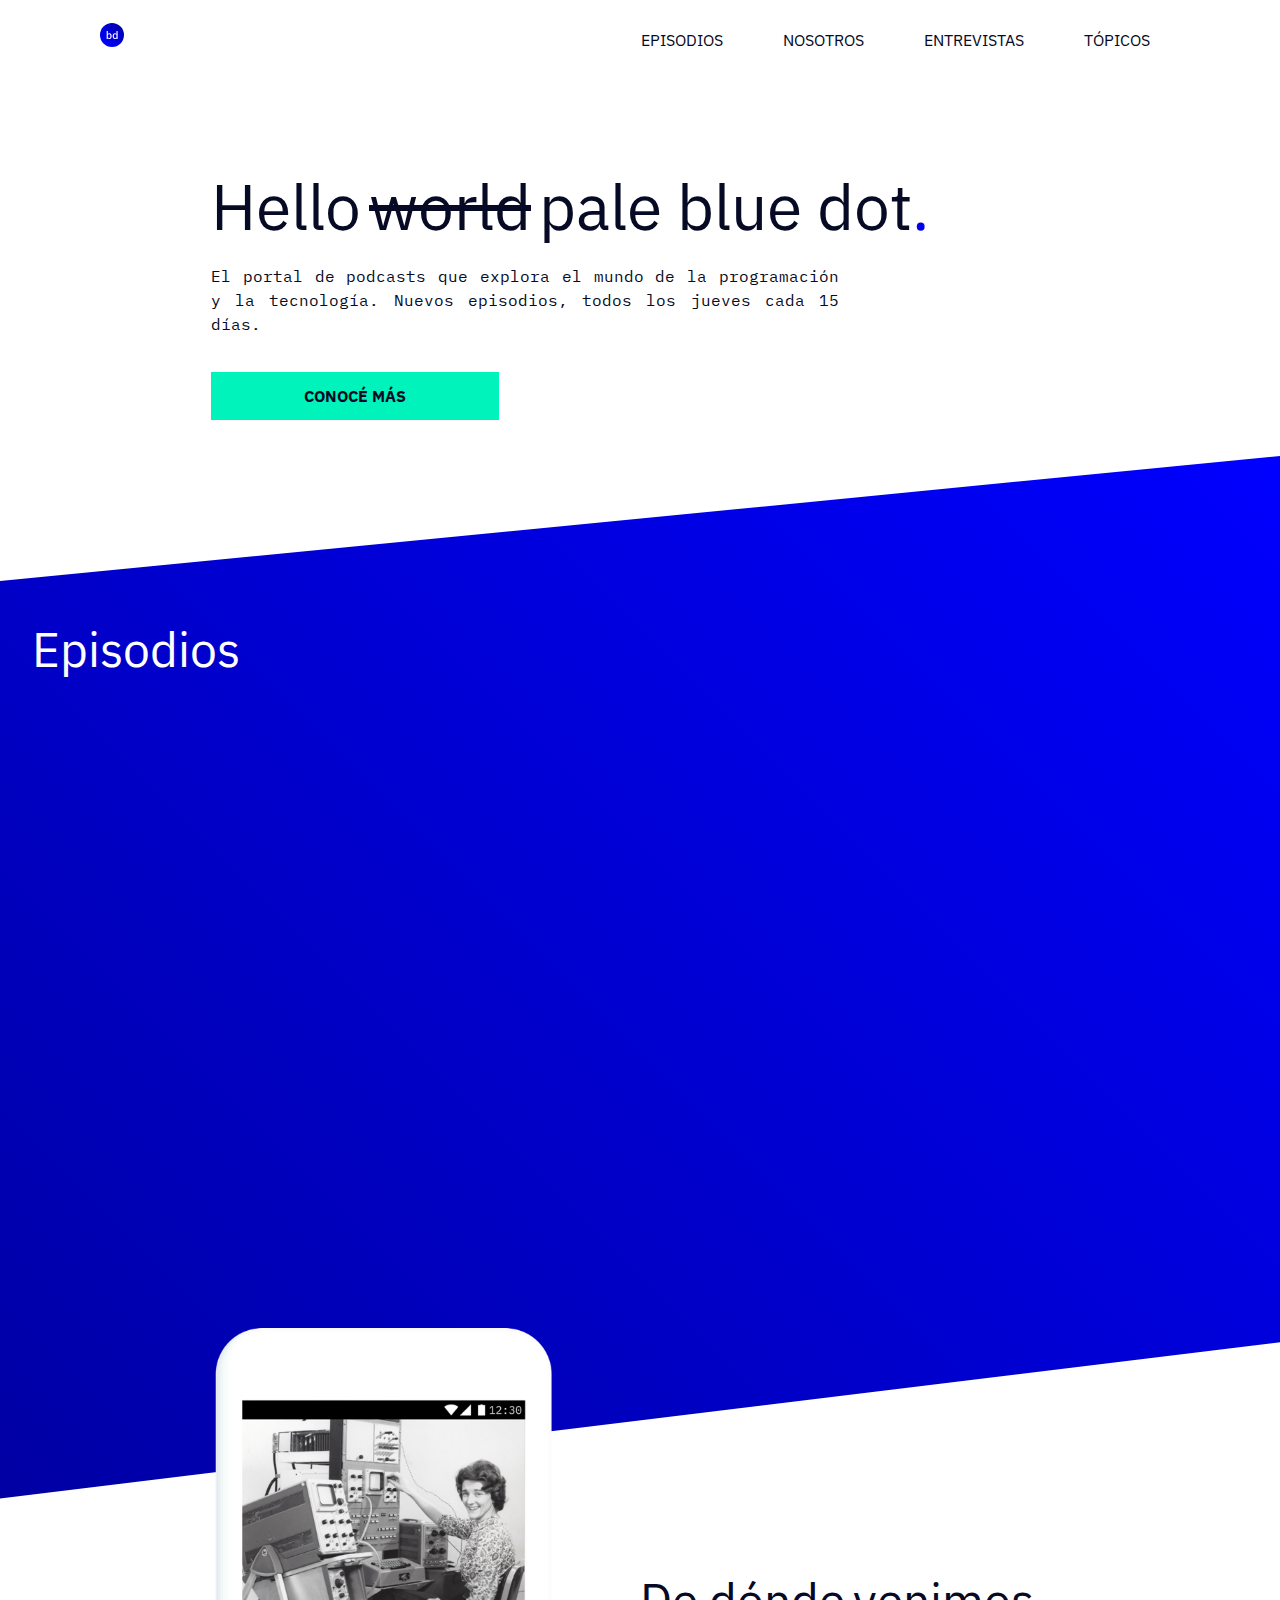
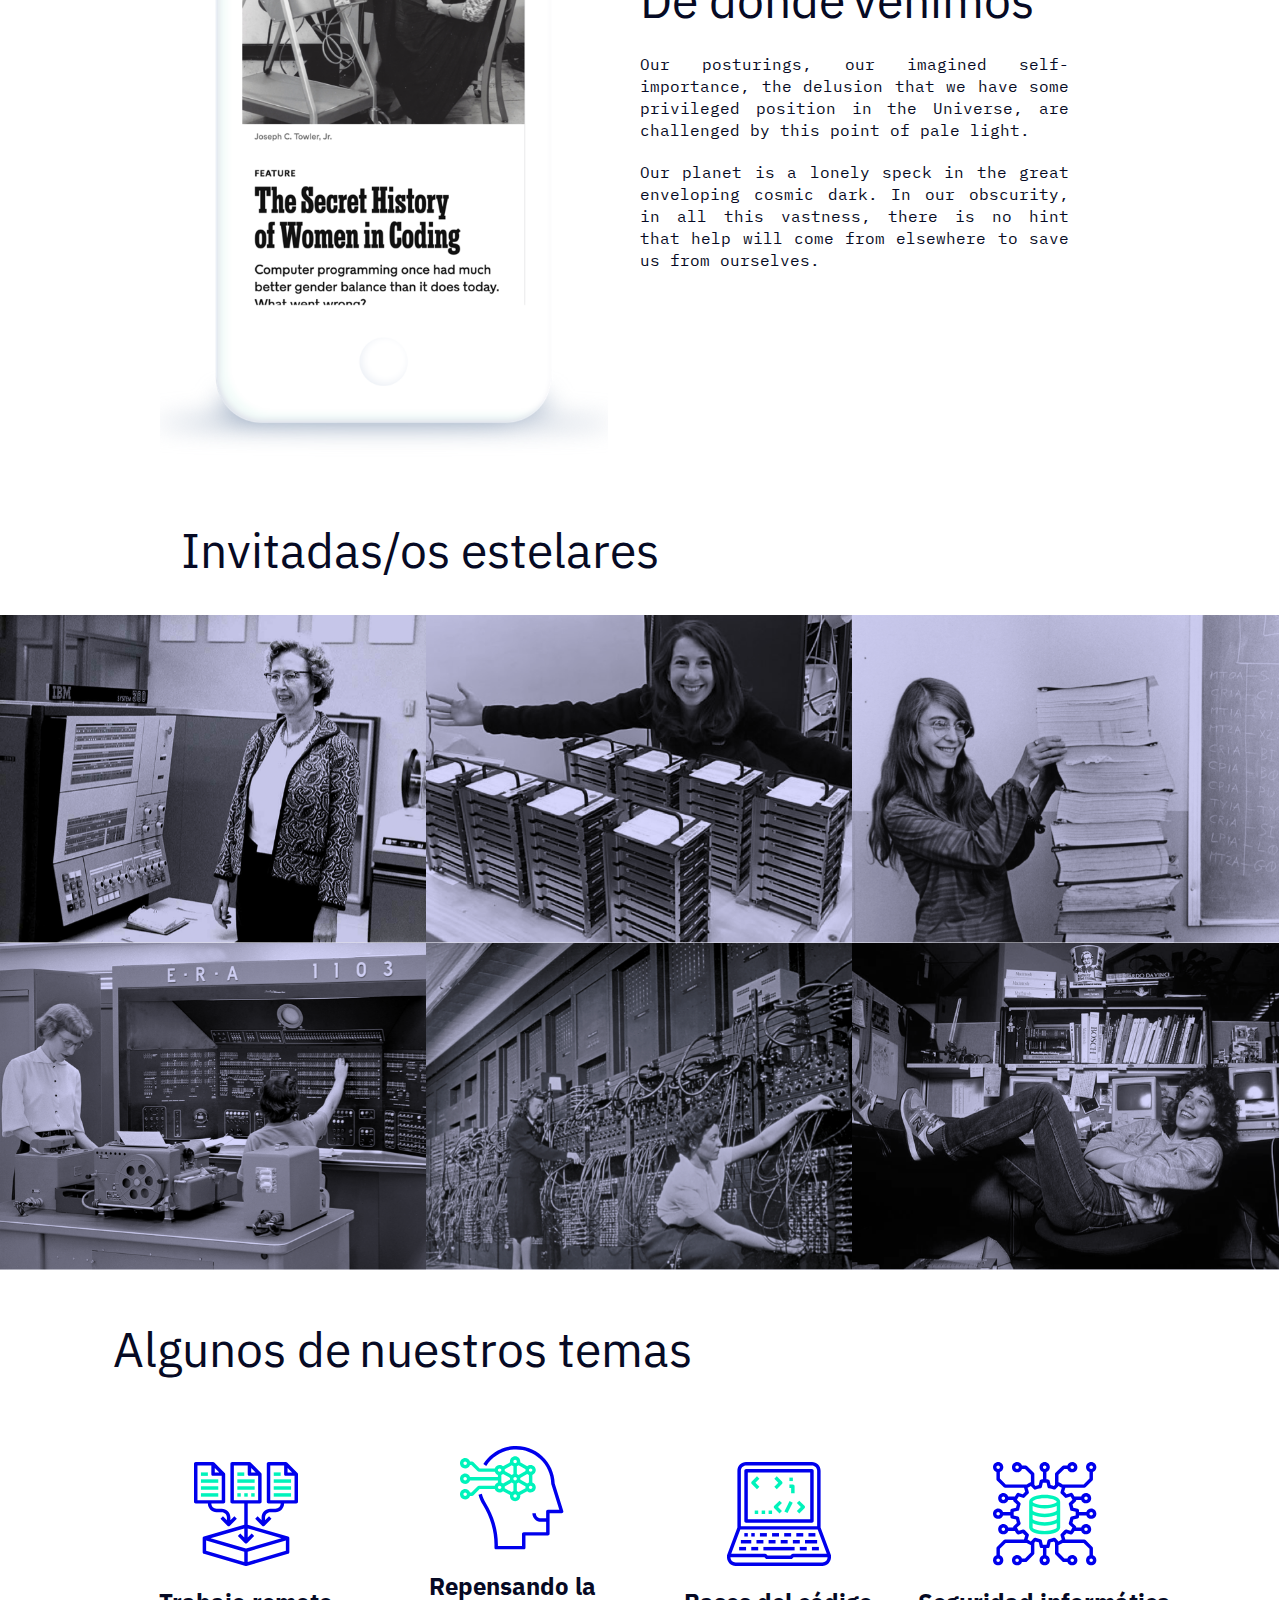
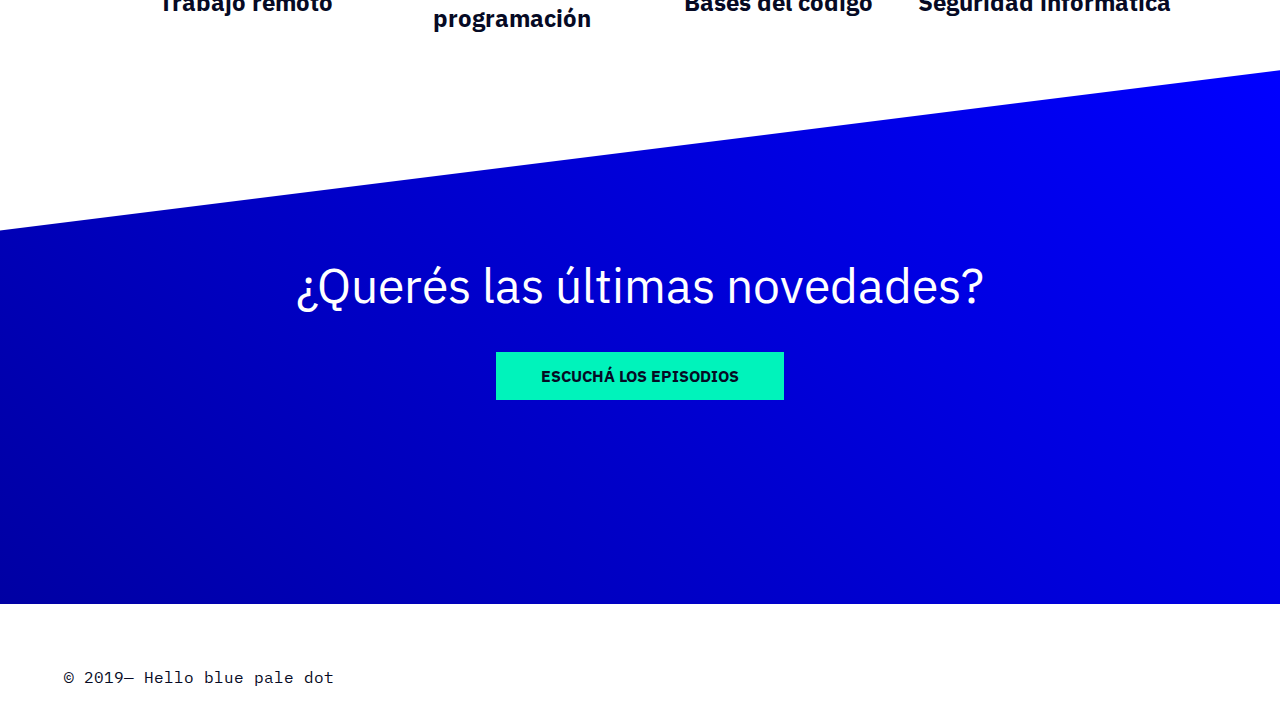
<file: index.html>
<!DOCTYPE html>
<html lang="en">

<head>
    <meta charset="UTF-8">
    <meta name="viewport" content="width=device-width, initial-scale=1.0">
    <link rel="stylesheet" href="styles/styles.css" type="text/css">
    <link rel="shortcut icon" type="image/png" href="images/logo.svg"/>
    <link rel="stylesheet" href="https://use.fontawesome.com/releases/v5.8.1/css/all.css"
        integrity="sha384-50oBUHEmvpQ+1lW4y57PTFmhCaXp0ML5d60M1M7uH2+nqUivzIebhndOJK28anvf" crossorigin="anonymous">
    <title>Podcast</title>
</head>

<body>
    <header class="contenedor-header">
        <a href="index.html" class="logo">
            <div id="contenedor-logo">
                <img src="images/logo.svg" alt="logo">
            </div>
        </a>
        <input class="menu-btn" type="checkbox" id="menu-btn" />
        <label class="menu-icon" for="menu-btn"><span class="hamburguesa-icon"> </span></label>
        <nav>
            <ul class="menu">
                <li><a href="#contenedor">Episodios</a></li>
                <li><a href="#de-donde">Nosotros</a></li>
                <li><a href="#entrevistas">Entrevistas</a></li>
                <li><a href="#section-temas">Tópicos</a></li>
            </ul>
        </nav>
    </header>
    <main>
        <div id="titulo-principal">
            <h1>Hello</h1>
            &nbsp
            <h1 id="line">world</h1>
            &nbsp
            <h1 id="pale">pale blue dot<span id="punto">.</span></h1>
        </div>
        <div>
            <p class="text" id="parrafo1">El portal de podcasts que explora el mundo de la programación y
                la tecnología. Nuevos episodios, todos los jueves cada 15 días.</p>
        </div>

        <div id="primer-boton-contenedor">
            <a href="#conocer-novedades" class="primer-boton boton">
                 Conocé más
            </a>
        </div>
    </main>
    <section>
        <div id="contenedor">
            <div id="gridepisodios">
                <div>
                    <h2 class="tittle" id="episodios">Episodios </h2>
                </div>
                <div></div>
                <div class="grid-episode">
                    <iframe src="https://open.spotify.com/embed-podcast/show/2ySVrxGkN6n6frMTo9Nsrt" 
                        height="232" allow="encrypted-media"></iframe>
                </div>

                <div class="grid-episode">
                    <iframe src="https://open.spotify.com/embed-podcast/show/4kYCRYJ3yK5DQbP5tbfZby" 
                        height="232" allow="encrypted-media"></iframe>
                </div>

                <div class="grid-episode">
                    <iframe src="https://open.spotify.com/embed-podcast/show/5JxcIaIkN8zx3Zy7yD9snv" 
                        height="232" allow="encrypted-media"></iframe>
                </div>

                <div class="grid-episode">
                    <iframe src="https://open.spotify.com/embed-podcast/show/2Iibd5A6R7mxkCm4NwNmUn"
                        height="232" allow="encrypted-media"></iframe>
                </div>
            </div>
        </div>
    </section>
    <section>
        <div class="contenedor-2">
            <div id="div-phone">
                <img src="images/phone.png" alt="phone" id="phone">
            </div>
            <div id="de-donde">
                <h2 class="tittle">De dónde</h2>
                <h2 class="tittle" id="venimos">venimos</h2>
            </div>

            <div class="text" id="texto-de-donde">
                <p>Our posturings, our imagined self-importance, the delusion that we have some privileged position in
                    the
                    Universe, are challenged by this point of pale light. </p>
                <p class="margin-p">Our planet is a lonely speck in the great enveloping cosmic dark. In our obscurity,
                    in all this
                    vastness,
                    there is no hint that help will come from elsewhere to save us from ourselves.</p>
            </div>
        </div>
    </section>

    <section id="entrevistas">
        <div id="contenedor-imagenes">
            <div class="invitados-titulo">
                <h2 class="tittle margin-h2">Invitadas/os </h2>
                <h2 class="tittle margin-h2">estelares</h2>
            </div>
            <div></div>
            <div></div>
            <div class="imagenes">
                <img src="images/grace-hopper.png" alt="Grace Hopper" class="imagenes" id="grace-hopper">
            </div>

            <div class="imagenes">
                <img src="images/Katie-Bouman.png" alt="Katie Bouman" class="imagenes">
            </div>

            <div class="imagenes">
                <img src="images/Margaret_Hamilton.png" alt="Margaret Hamilton" class="imagenes">
            </div>

            <div class="imagenes">
                <img src="images/an-era-univac-computer-1950s.png" alt="Univac Computer 1950s" class="imagenes">
            </div>

            <div class="imagenes">
                <img src="images/computer-operators-eniac.png" alt="computer operators eniac" class="imagenes">
            </div>

            <div class="imagenes">
                <img src="images/susan-kare.png" alt="Susan kare" class="imagenes">
            </div>
        </div>
    </section>

    <section id="section-temas">
        <div class="contenedor-2" id="grid-temas">
            <div id="nuestros-temas">
                <h2 class="tittle">Algunos de </h2>
                <h2 class="tittle" id="tema-titulo">nuestros temas</h2>
            </div>
            <div class="iconos-contenedor">
                <div>
                    <img src="images/icon1.svg" alt="Trabajo remoto">
                </div>
                <h4>Trabajo remoto</h4>
            </div>

            <div class="iconos-contenedor">
                <div>
                    <img src="images/icon2.svg" alt="Repensando la programación">
                </div>
                <h4>Repensando la programación</h4>
            </div>

            <div class="iconos-contenedor">
                <div>
                    <img src="images/icon3.svg" alt="Bases del código">
                </div>
                <h4>Bases del código</h4>
            </div>

            <div class="iconos-contenedor">
                <div>
                    <img src="images/icon4.svg" alt="Seguridad informática">
                </div>
                <h4>Seguridad informática</h4>
            </div>
        </div>
    </section>

    <section id="conocer-novedades">
        <div class="forma">
            <h2 class="tittle">¿Querés las últimas novedades? </h2>
            <div>
                <a href="#contenedor" id="link" class="boton">
                    Escuchá los episodios
                </a>
            </div>
        </div>
    </section>

    <footer class="text">
        <div id="contenedor-footer">
            <p id="creditos">© 2019— Hello blue pale dot</p>
            <div id="grid-iconos">
                <div class="grid-iconos-hijos">
                    <a href="https://www.spotify.com/co/" target="_blank"> <i class="fab fa-spotify  iconos-redes"></i> </a>
                </div>

                <div class="grid-iconos-hijos">
                    <a href="https://www.instagram.com/" target="_blank"> <i class="fab fa-instagram  iconos-redes"></i> </a>
                </div>

                <div class="grid-iconos-hijos">
                    <a href="https://twitter.com/" target="_blank"> <i class="fab fa-twitter  iconos-redes"></i> </a>
                </div>

                <div class="grid-iconos-hijos">
                    <a href="https://www.facebook.com/" target="_blank"> <i class="fab fa-facebook  iconos-redes"></i> </a>
                </div>

                <div class="grid-iconos-hijos">
                    <a href="https://www.telegram.com/" target="_blank"> <i class="fab fa-telegram  iconos-redes"></i> </a>
                </div>
            </div>
        </div>
    </footer>
</body>

</html>
</file>
<file: styles/styles.css>
@charset "UTF-8";
@import url("https://fonts.googleapis.com/css2?family=IBM+Plex+Sans:wght@300;400&display=swap");
@import url("https://fonts.googleapis.com/css2?family=IBM+Plex+Mono:wght@300;400&display=swap");
@import url("https://fonts.googleapis.com/css2?family=IBM+Plex+Sans:wght@600&display=swap");
* {
  margin: 0;
  padding: 0;
}

body, .contenedor-header a, .boton {
  color: #060A24;
  font-family: 'IBM Plex Sans', sans-serif;
}

main, .contenedor-2 {
  margin-left: 11px;
  margin-right: 11px;
}

#primer-boton-contenedor, .primer-boton {
  display: -webkit-box;
  display: -ms-flexbox;
  display: flex;
  -webkit-box-pack: center;
      -ms-flex-pack: center;
          justify-content: center;
  -webkit-box-align: center;
      -ms-flex-align: center;
          align-items: center;
  text-decoration: none;
}

/*mobile first*/
body {
  min-width: 320px;
}

header {
  height: 44px;
  text-transform: uppercase;
}

.contenedor-header {
  background-color: white;
  position: fixed;
  width: 100%;
  z-index: 3;
  height: 44px;
}

.contenedor-header ul {
  margin: 0;
  padding: 0;
  overflow: hidden;
  background: #0000EC;
  list-style: none;
}

.contenedor-header li {
  padding-bottom: 20px;
}

.contenedor-header a {
  display: block;
  padding: 10px 10px;
  text-decoration: none;
  padding-left: 20px;
  -webkit-transition: all 500ms ease;
  transition: all 500ms ease;
  color: white;
}

.contenedor-header a:hover {
  cursor: pointer;
  color: #00F3BB;
  -webkit-text-decoration-line: line-through;
          text-decoration-line: line-through;
}

.contenedor-header a:active {
  color: rgba(6, 10, 36, 0.56);
  -webkit-text-decoration-line: line-through;
          text-decoration-line: line-through;
}

.contenedor-header .logo {
  display: block;
  float: left;
  padding-left: 16px;
  padding-top: 10px;
}

.contenedor-header .menu {
  clear: both;
  max-height: 0;
  -webkit-transition: max-height .2s ease-out;
  transition: max-height .2s ease-out;
  width: 100%;
}

.contenedor-header .menu-icon {
  cursor: pointer;
  float: right;
  padding: 20px 20px;
  position: relative;
  -webkit-user-select: none;
     -moz-user-select: none;
      -ms-user-select: none;
          user-select: none;
  margin-right: 11px;
}

.contenedor-header .hamburguesa-icon {
  background: #060A24;
  display: block;
  height: 2px;
  position: relative;
  -webkit-transition: .2s ease-out;
  transition: .2s ease-out;
  width: 18px;
}

.contenedor-header .menu-icon .hamburguesa-icon:before, .contenedor-header .menu-icon .hamburguesa-icon:after {
  background: #333;
  content: '';
  display: block;
  height: 100%;
  position: absolute;
  -webkit-transition: all .2s ease-out;
  transition: all .2s ease-out;
  width: 100%;
}

.contenedor-header .menu-icon .hamburguesa-icon:before {
  top: 5px;
}

.contenedor-header .menu-icon .hamburguesa-icon:after {
  top: -5px;
}

.contenedor-header .menu-btn {
  display: none;
}

.contenedor-header .menu-btn:checked ~ nav .menu {
  max-height: 240px;
}

.contenedor-header .menu-btn:checked ~ .menu-icon .hamburguesa-icon {
  background: transparent;
}

.contenedor-header .menu-btn:checked ~ .menu-icon .hamburguesa-icon:before {
  -webkit-transform: rotate(-45deg);
          transform: rotate(-45deg);
}

.contenedor-header .menu-btn:checked ~ .menu-icon .hamburguesa-icon:after {
  -webkit-transform: rotate(45deg);
          transform: rotate(45deg);
}

.contenedor-header .menu-btn:checked ~ .menu-icon:not(.steps) .hamburguesa-icon:before, .contenedor-header .menu-btn:checked ~ .menu-icon:not(.steps) .hamburguesa-icon:after {
  top: 0;
}

#contenedor-logo {
  width: 24px;
  height: 24px;
}

main {
  padding-top: 44px;
  padding-left: 0;
}

#titulo-principal {
  padding-top: 29px;
  display: -webkit-box;
  display: -ms-flexbox;
  display: flex;
  -webkit-box-orient: horizontal;
  -webkit-box-direction: normal;
      -ms-flex-flow: row wrap;
          flex-flow: row wrap;
}

h1 {
  font-weight: normal;
}

#parrafo1 {
  text-align: justify;
  font-size: 14px;
  letter-spacing: 0;
  line-height: 22px;
}

#punto {
  color: #060A24;
}

.tittle {
  display: -webkit-box;
  display: -ms-flexbox;
  display: flex;
  -webkit-box-orient: horizontal;
  -webkit-box-direction: normal;
      -ms-flex-flow: row wrap;
          flex-flow: row wrap;
  font-size: 2.25em;
  font-weight: normal;
}

.text {
  font-family: 'IBM Plex Mono', monospace;
  font-size: 14px;
  text-align: justify;
  line-height: 22px;
  margin-top: 16px;
}

#line {
  -webkit-text-decoration-line: line-through;
          text-decoration-line: line-through;
}

#link {
  display: -webkit-box;
  display: -ms-flexbox;
  display: flex;
  -webkit-box-pack: center;
      -ms-flex-pack: center;
          justify-content: center;
  -webkit-box-align: center;
      -ms-flex-align: center;
          align-items: center;
  text-decoration: none;
}

.boton {
  background: #00F3BB;
  width: 288px;
  height: 48px;
  border: none;
  text-transform: uppercase;
  font-weight: bold;
  font-size: 1em;
  margin-top: 36px;
  margin-bottom: 36px;
}

.boton:hover {
  background-image: linear-gradient(225deg, #0000A3 0%, #00F3BB 100%);
}

#contenedor {
  -webkit-clip-path: polygon(100% 0%, 900% 70%, 0% 100%, 0% 2.5%);
          clip-path: polygon(100% 0%, 900% 70%, 0% 100%, 0% 2.5%);
  height: 1203.5px;
}

#gridepisodios {
  display: -ms-grid;
  display: grid;
  -ms-grid-rows: 0.5fr 0fr (1fr)[5];
  -ms-grid-columns: 1fr;
      grid-template: 0.5fr 0fr repeat(5, 1fr)/1fr;
  -webkit-box-align: end;
      -ms-flex-align: end;
          align-items: end;
  width: 100%;
  background-image: linear-gradient(225deg, #0000FF 0%, #0000A3 100%);
}

.grid-episode {
  display: -ms-grid;
  display: grid;
  -ms-grid-column-align: center;
      justify-self: center;
  -ms-grid-row-align: center;
      align-self: center;
  padding-bottom: 10px;
}

#episodios {
  color: white;
  margin-left: 5%;
  padding-bottom: 21px;
}

iframe {
  border: none;
  width: 100%;
}

#div-phone {
  display: -webkit-box;
  display: -ms-flexbox;
  display: flex;
  -webkit-box-pack: center;
      -ms-flex-pack: center;
          justify-content: center;
  height: 120vw;
}

#phone {
  position: relative;
  width: 96vw;
  height: 140vw;
  bottom: 15vh;
}

.contenedor-2 {
  display: -ms-grid;
  display: grid;
  margin-bottom: 54px;
}

.margin-h2 {
  margin-left: 11px;
}

.invitados-titulo {
  margin-bottom: 14px;
}

#contenedor-imagenes {
  display: -ms-grid;
  display: grid;
  -ms-grid-rows: 0.2fr 0fr 0fr (1fr)[6];
  -ms-grid-columns: ()[1fr];
      grid-template: 0.2fr 0fr 0fr repeat(6, 1fr)/repeat(1fr);
}

.imagenes {
  width: 100%;
  height: 100%;
}

#grid-temas {
  display: -ms-grid;
  display: grid;
  -ms-grid-rows: 0.5fr (1fr)[4];
  -ms-grid-columns: 1fr;
      grid-template: 0.5fr repeat(4, 1fr)/1fr;
  -webkit-box-pack: center;
      -ms-flex-pack: center;
          justify-content: center;
  -webkit-box-align: center;
      -ms-flex-align: center;
          align-items: center;
}

#section-temas {
  height: 100%;
  margin-top: 48px;
}

.iconos-contenedor {
  font-family: 'IBM Plex Sans', sans-serif;
  font-size: 24px;
  color: #060A24;
  letter-spacing: 0;
  text-align: center;
  margin-bottom: 36px;
}

h4 {
  margin-top: 13px;
}

#nuestros-temas {
  margin-bottom: 36px;
}

.forma {
  display: -webkit-box;
  display: -ms-flexbox;
  display: flex;
  -webkit-box-orient: vertical;
  -webkit-box-direction: normal;
      -ms-flex-direction: column;
          flex-direction: column;
  -webkit-box-align: center;
      -ms-flex-align: center;
          align-items: center;
  -webkit-box-pack: center;
      -ms-flex-pack: center;
          justify-content: center;
  background-image: linear-gradient(225deg, #0000FF 0%, #0000A3 100%);
  -webkit-clip-path: polygon(100% 0%, 1000% 100%, 0% 100%, 0% 10%);
          clip-path: polygon(100% 0%, 1000% 100%, 0% 100%, 0% 10%);
  text-align: center;
  height: 341px;
  color: white;
  padding-left: 16px;
  padding-right: 16px;
  padding-top: 16px;
}

#contenedor-footer {
  display: -ms-grid;
  display: grid;
  -webkit-box-align: center;
      -ms-flex-align: center;
          align-items: center;
  -webkit-box-pack: center;
      -ms-flex-pack: center;
          justify-content: center;
}

.iconos-redes {
  color: #060A24;
}

#grid-iconos {
  display: -ms-grid;
  display: grid;
  -ms-grid-rows: 1fr;
  -ms-grid-columns: (1fr)[5];
      grid-template: 1fr/repeat(5, 1fr);
  -webkit-box-pack: center;
      -ms-flex-pack: center;
          justify-content: center;
  margin-top: 16px;
}

.grid-iconos-hijos {
  display: -webkit-box;
  display: -ms-flexbox;
  display: flex;
  -webkit-box-pack: center;
      -ms-flex-pack: center;
          justify-content: center;
}

footer {
  height: 90px;
}

/*tablet*/
@media screen and (min-width: 640px) {
  .contenedor-header .logo {
    padding-left: 30px;
  }
  #primer-boton-contenedor {
    display: -webkit-box;
    display: -ms-flexbox;
    display: flex;
    -webkit-box-pack: start;
        -ms-flex-pack: start;
            justify-content: flex-start;
    margin-left: 50px;
  }
  #titulo-principal {
    padding-top: 50px;
    padding-left: 50px;
    display: -webkit-box;
    display: -ms-flexbox;
    display: flex;
    -webkit-box-orient: horizontal;
    -webkit-box-direction: normal;
        -ms-flex-flow: row wrap;
            flex-flow: row wrap;
  }
  #parrafo1 {
    padding-left: 50px;
    width: 600px;
  }
  #gridepisodios {
    -ms-grid-rows: 0.9fr 1fr 2fr;
    -ms-grid-columns: (1fr)[2];
        grid-template: 0.9fr 1fr 2fr/repeat(2, 1fr);
  }
  #contenedor {
    -webkit-clip-path: polygon(100% 0%, 200% 70%, 0% 100%, 0% 12%);
            clip-path: polygon(100% 0%, 200% 70%, 0% 100%, 0% 12%);
    height: 1042.6px;
  }
  .grid-episode {
    width: 80%;
    display: -ms-grid;
    display: grid;
    -ms-grid-column-align: center;
        justify-self: center;
    -ms-grid-row-align: start;
        align-self: start;
    margin-top: 30px;
  }
  #phone {
    width: 45vw;
    height: 70vw;
    bottom: 20vw;
  }
  .contenedor-2 {
    display: -ms-grid;
    display: grid;
    -ms-grid-rows: 1fr 0fr;
    -ms-grid-columns: 1fr 1fr;
        grid-template: 1fr 0fr /1fr 1fr;
    margin-bottom: 0;
  }
  #div-phone {
    -webkit-box-pack: start;
        -ms-flex-pack: start;
            justify-content: flex-start;
    height: 55vw;
    -ms-grid-column: 1;
        grid-column-start: 1;
    grid-column-end: 3;
    -ms-grid-row: 1;
        grid-row-start: 1;
    grid-row-end: 2;
  }
  #de-donde {
    -ms-grid-column: 2;
        grid-column-start: 2;
    grid-column-end: 3;
    -ms-grid-row: 1;
        grid-row-start: 1;
    grid-row-end: 2;
  }
  #texto-de-donde {
    -ms-grid-column: 2;
        grid-column-start: 2;
    grid-column-end: 3;
    -ms-grid-row: 1;
        grid-row-start: 1;
    grid-row-end: 2;
    padding-top: 87px;
    padding-right: 20px;
  }
  .invitados-titulo {
    display: -webkit-box;
    display: -ms-flexbox;
    display: flex;
    padding-top: 20px;
    margin-left: 100px;
    -ms-grid-column: 1;
        grid-column-start: 1;
    grid-column-end: 2;
    -ms-grid-row: 1;
        grid-row-start: 1;
    grid-row-end: 2;
  }
  #contenedor-imagenes {
    display: -ms-grid;
    display: grid;
    -ms-grid-rows: 0.2fr (1fr)[2];
    -ms-grid-columns: (33.3%)[3];
        grid-template: 0.2fr repeat(2, 1fr)/repeat(3, 33.3%);
  }
  .imagenes {
    height: 100%;
  }
  #grace-hopper {
    -ms-grid-column: 1;
        grid-column-start: 1;
    grid-column-end: 2;
    -ms-grid-row: 2;
        grid-row-start: 2;
    grid-row-end: 3;
  }
  #grid-temas {
    -ms-grid-rows: 0.2fr 1fr;
    -ms-grid-columns: (25%)[4];
        grid-template: 0.2fr 1fr/repeat(4, 25%);
    padding-left: 5%;
    margin-right: 5%;
  }
  #nuestros-temas {
    display: -webkit-box;
    display: -ms-flexbox;
    display: flex;
    -ms-grid-column: 1;
        grid-column-start: 1;
    grid-column-end: 5;
    -ms-grid-row: 1;
        grid-row-start: 1;
    grid-row-end: 2;
  }
  #tema-titulo {
    margin-left: 8px;
    padding-bottom: 30px;
  }
}

/*versión web*/
@media screen and (min-width: 1200px) {
  .contenedor-header {
    height: 80px;
    display: -webkit-box;
    display: -ms-flexbox;
    display: flex;
    -webkit-box-align: center;
        -ms-flex-align: center;
            align-items: center;
    -webkit-box-pack: justify;
        -ms-flex-pack: justify;
            justify-content: space-between;
  }
  .contenedor-header .logo {
    padding-left: 100px;
  }
  .contenedor-header li {
    float: left;
    position: unset;
    padding-bottom: 0;
  }
  .contenedor-header a {
    padding: 20px 30px;
    color: #060A24;
  }
  .contenedor-header .menu {
    width: unset;
    margin-right: 100px;
    clear: none;
    float: right;
    max-height: none;
    background: white;
  }
  .contenedor-header .menu-icon {
    display: none;
  }
  #parrafo1 {
    width: 628px;
    font-size: 16px;
    line-height: 24px;
    padding-left: 200px;
  }
  #punto {
    color: #0000EC;
  }
  main {
    display: -webkit-box;
    display: -ms-flexbox;
    display: flex;
    -webkit-box-orient: vertical;
    -webkit-box-direction: normal;
        -ms-flex-flow: column wrap;
            flex-flow: column wrap;
  }
  .tittle {
    font-size: 48px;
  }
  #titulo-principal {
    padding-top: 120px;
    padding-left: 200px;
    display: -webkit-box;
    display: -ms-flexbox;
    display: flex;
    -webkit-box-orient: horizontal;
    -webkit-box-direction: normal;
        -ms-flex-flow: row wrap;
            flex-flow: row wrap;
    font-size: 2em;
  }
  #primer-boton-contenedor {
    margin-left: 200px;
  }
  #texto-de-donde {
    padding-top: 65px;
    padding-right: 200px;
    margin-top: 7vw;
  }
  #de-donde {
    display: -webkit-box;
    display: -ms-flexbox;
    display: flex;
    -webkit-box-orient: horizontal;
    -webkit-box-direction: normal;
        -ms-flex-flow: row wrap;
            flex-flow: row wrap;
    margin-top: 5.5vw;
  }
  #venimos {
    margin-left: 8px;
  }
  .text {
    font-size: 16px;
  }
  .margin-p {
    margin-top: 20px;
  }
  .invitados-titulo {
    display: -webkit-box;
    display: -ms-flexbox;
    display: flex;
    padding-top: 70px;
    padding-bottom: 20px;
    margin-left: 170px;
  }
  #phone {
    width: 35vw;
    height: 57vw;
    bottom: 19vh;
    right: 20vw;
  }
  #div-phone {
    height: 43vw;
    -webkit-box-pack: center;
        -ms-flex-pack: center;
            justify-content: center;
  }
  #grid-temas {
    padding-left: 8%;
    margin-right: 8%;
  }
  .forma {
    height: 518px;
    -webkit-clip-path: polygon(100% 0%, 1000% 100%, 0% 100%, 0% 30%);
            clip-path: polygon(100% 0%, 1000% 100%, 0% 100%, 0% 30%);
  }
  footer a:hover {
    cursor: pointer;
  }
  #contenedor-footer {
    display: -ms-grid;
    display: grid;
    -ms-grid-rows: 1fr;
    -ms-grid-columns: 70% 20%;
        grid-template: 1fr / 70% 20%;
    padding-top: 2%;
  }
  .grid-iconos-hijos {
    padding-bottom: 50px;
  }
  #creditos {
    -ms-flex-item-align: start;
        align-self: flex-start;
    margin-top: 20px;
  }
}
/*# sourceMappingURL=styles.css.map */
</file>
